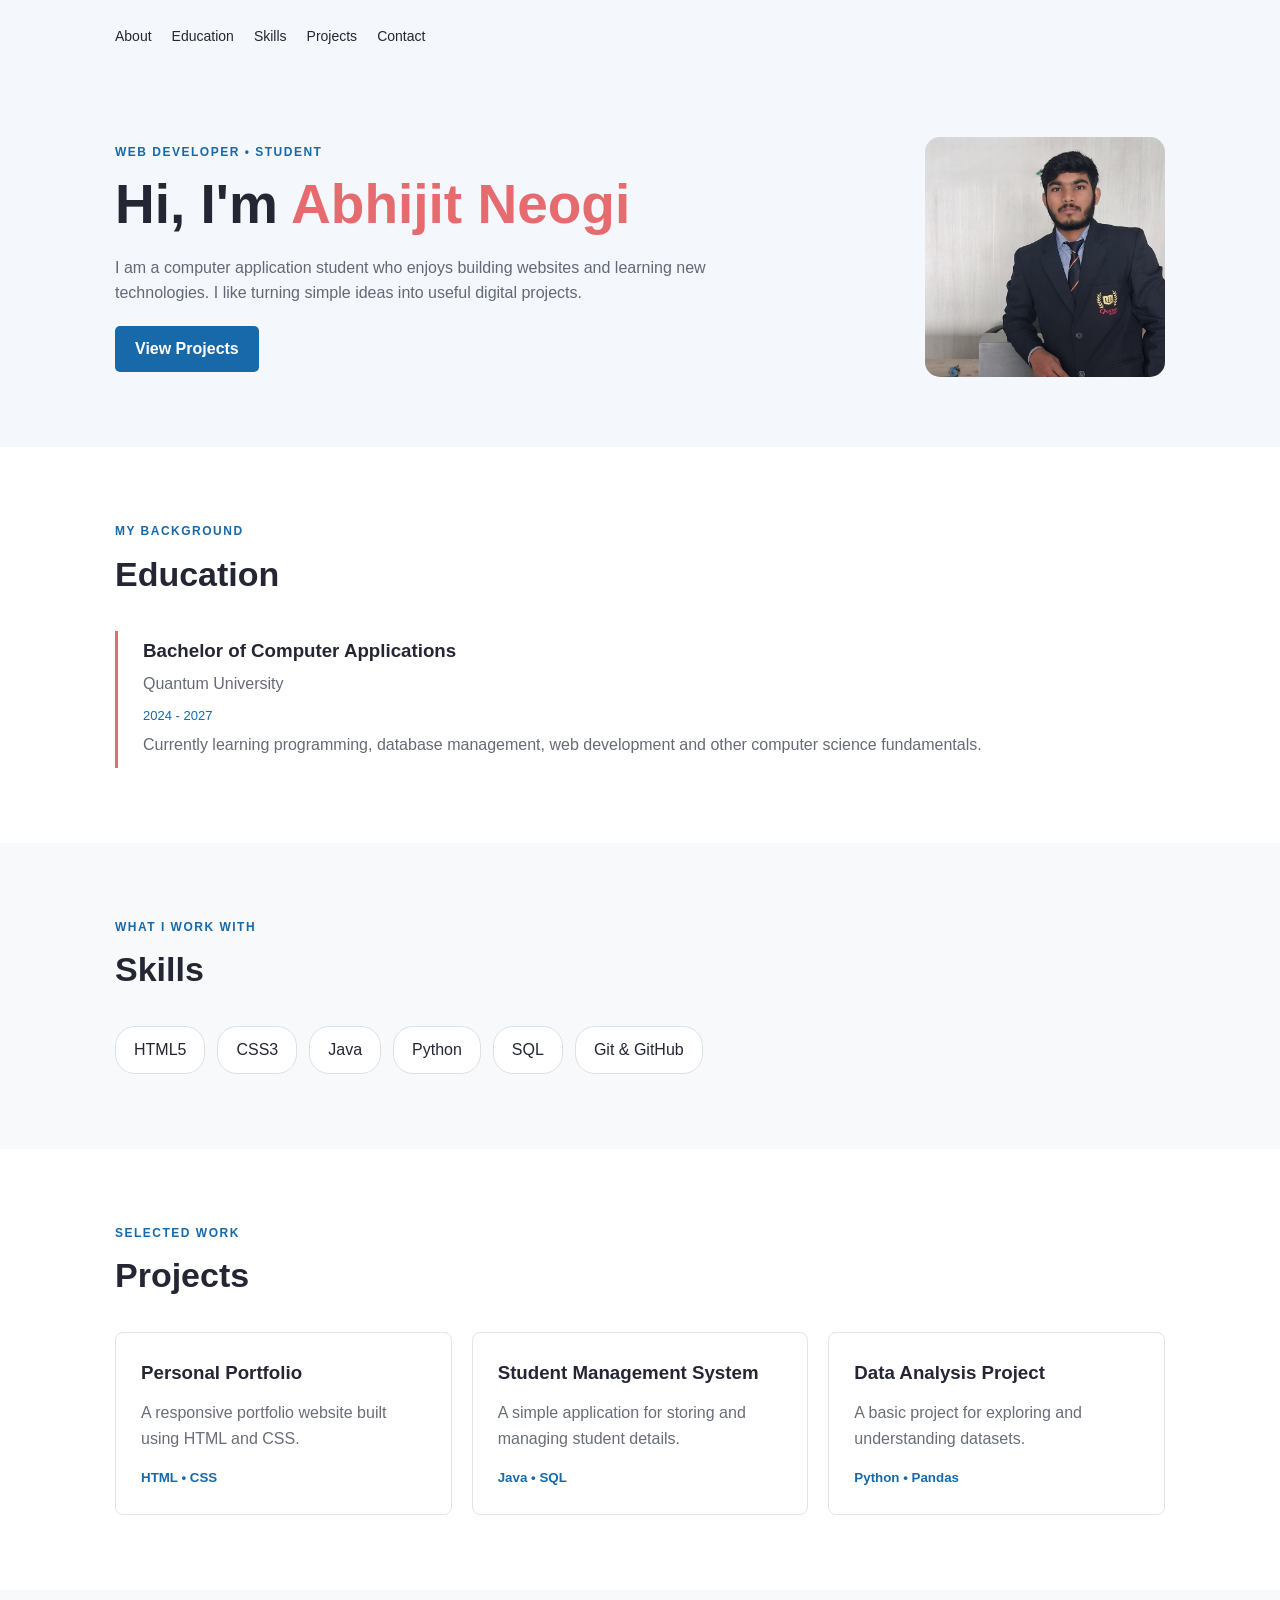
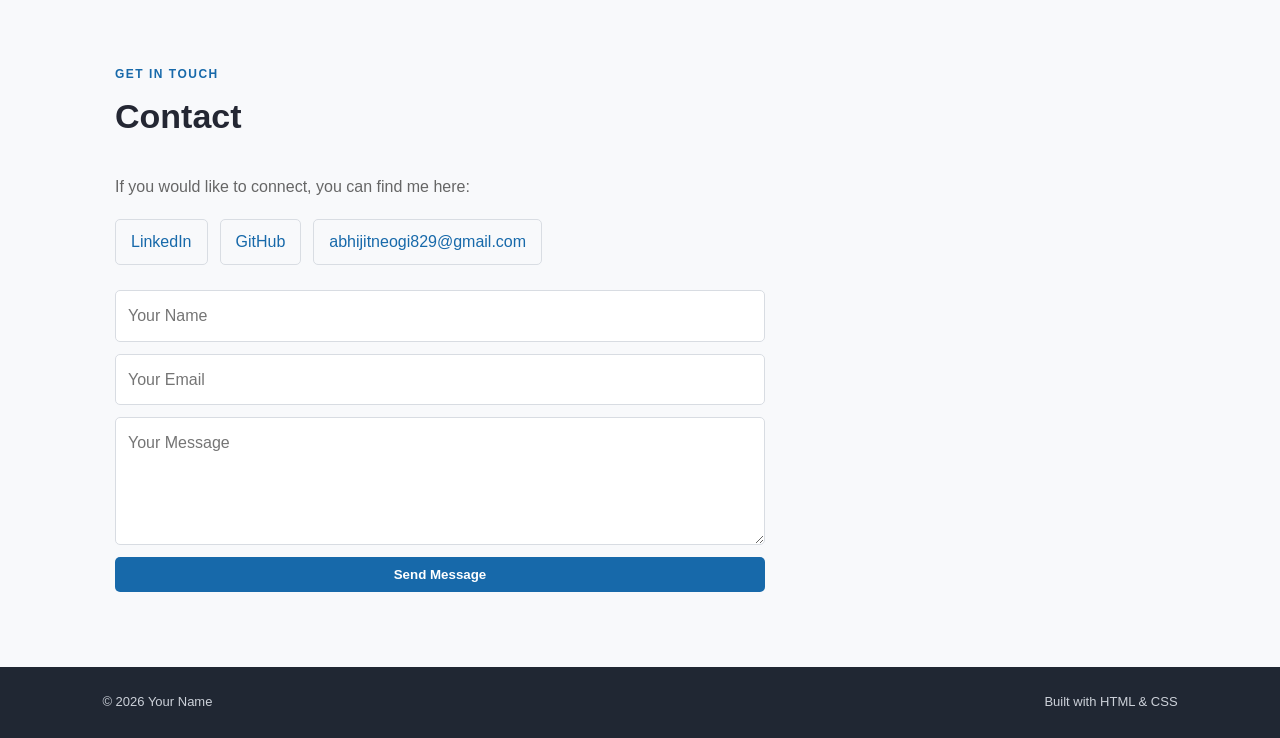
<file: Task1/index.html>
<!DOCTYPE html>
<html lang="en">

<head>
  <meta charset="UTF-8">
  <meta name="viewport" content="width=device-width, initial-scale=1.0">
  <title>Your Name | Portfolio</title>
  <link rel="stylesheet" href="style.css">
</head>

<body>

  <header>
    <nav>
      <div>
        <a href="#about">About</a>
        <a href="#education">Education</a>
        <a href="#skills">Skills</a>
        <a href="#projects">Projects</a>
        <a href="#contact">Contact</a>
      </div>
    </nav>

    <div class="hero" id="about">
      <div>
        <p class="tag">WEB DEVELOPER • STUDENT</p>
        <h1>Hi, I'm <span>Abhijit Neogi</span></h1>
        <p>
          I am a computer application student who enjoys building
          websites and learning new technologies. I like turning
          simple ideas into useful digital projects.
        </p>
        <a href="#projects" class="button">View Projects</a>
      </div>
      <img src="profilephoto.jpg" alt="Your Name">
    </div>
  </header>

  <main>

    <section id="education">
      <p class="tag">MY BACKGROUND</p>
      <h2>Education</h2>

      <div class="education">
        <h3>Bachelor of Computer Applications</h3>
        <p>Quantum University</p>
        <span>2024 - 2027</span>
        <p>
          Currently learning programming, database management,
          web development and other computer science fundamentals.
        </p>
      </div>
    </section>

    <section id="skills" class="light">
      <p class="tag">WHAT I WORK WITH</p>
      <h2>Skills</h2>

      <div class="skills">
        <span>HTML5</span>
        <span>CSS3</span>
        <span>Java</span>
        <span>Python</span>
        <span>SQL</span>
        <span>Git & GitHub</span>
      </div>
    </section>

    <section id="projects">
      <p class="tag">SELECTED WORK</p>
      <h2>Projects</h2>

      <div class="projects">
        <article>
          <h3>Personal Portfolio</h3>
          <p>A responsive portfolio website built using HTML and CSS.</p>
          <small>HTML • CSS</small>
        </article>

        <article>
          <h3>Student Management System</h3>
          <p>A simple application for storing and managing student details.</p>
          <small>Java • SQL</small>
        </article>

        <article>
          <h3>Data Analysis Project</h3>
          <p>A basic project for exploring and understanding datasets.</p>
          <small>Python • Pandas</small>
        </article>
      </div>
    </section>

    <section id="contact" class="contact light">
      <p class="tag">GET IN TOUCH</p>
      <h2>Contact</h2>
      <p>If you would like to connect, you can find me here:</p>

      <div class="social">
        <a href="https://www.linkedin.com/in/abhijit-neogi-709782227/?skipRedirect=true" target="_blank">
          LinkedIn
        </a>
        <a href="https://github.com/Abhijit434" target="_blank">
          GitHub
        </a>
        <a href="abhijitneogi829@gmail.com">
          abhijitneogi829@gmail.com
        </a>
      </div>

      <form>
        <input type="text" placeholder="Your Name">
        <input type="email" placeholder="Your Email">
        <textarea rows="4" placeholder="Your Message"></textarea>
        <button>Send Message</button>
      </form>
    </section>

  </main>

  <footer>
    <p>© 2026 Your Name</p>
    <p>Built with HTML & CSS</p>
  </footer>

</body>

</html>
</file>
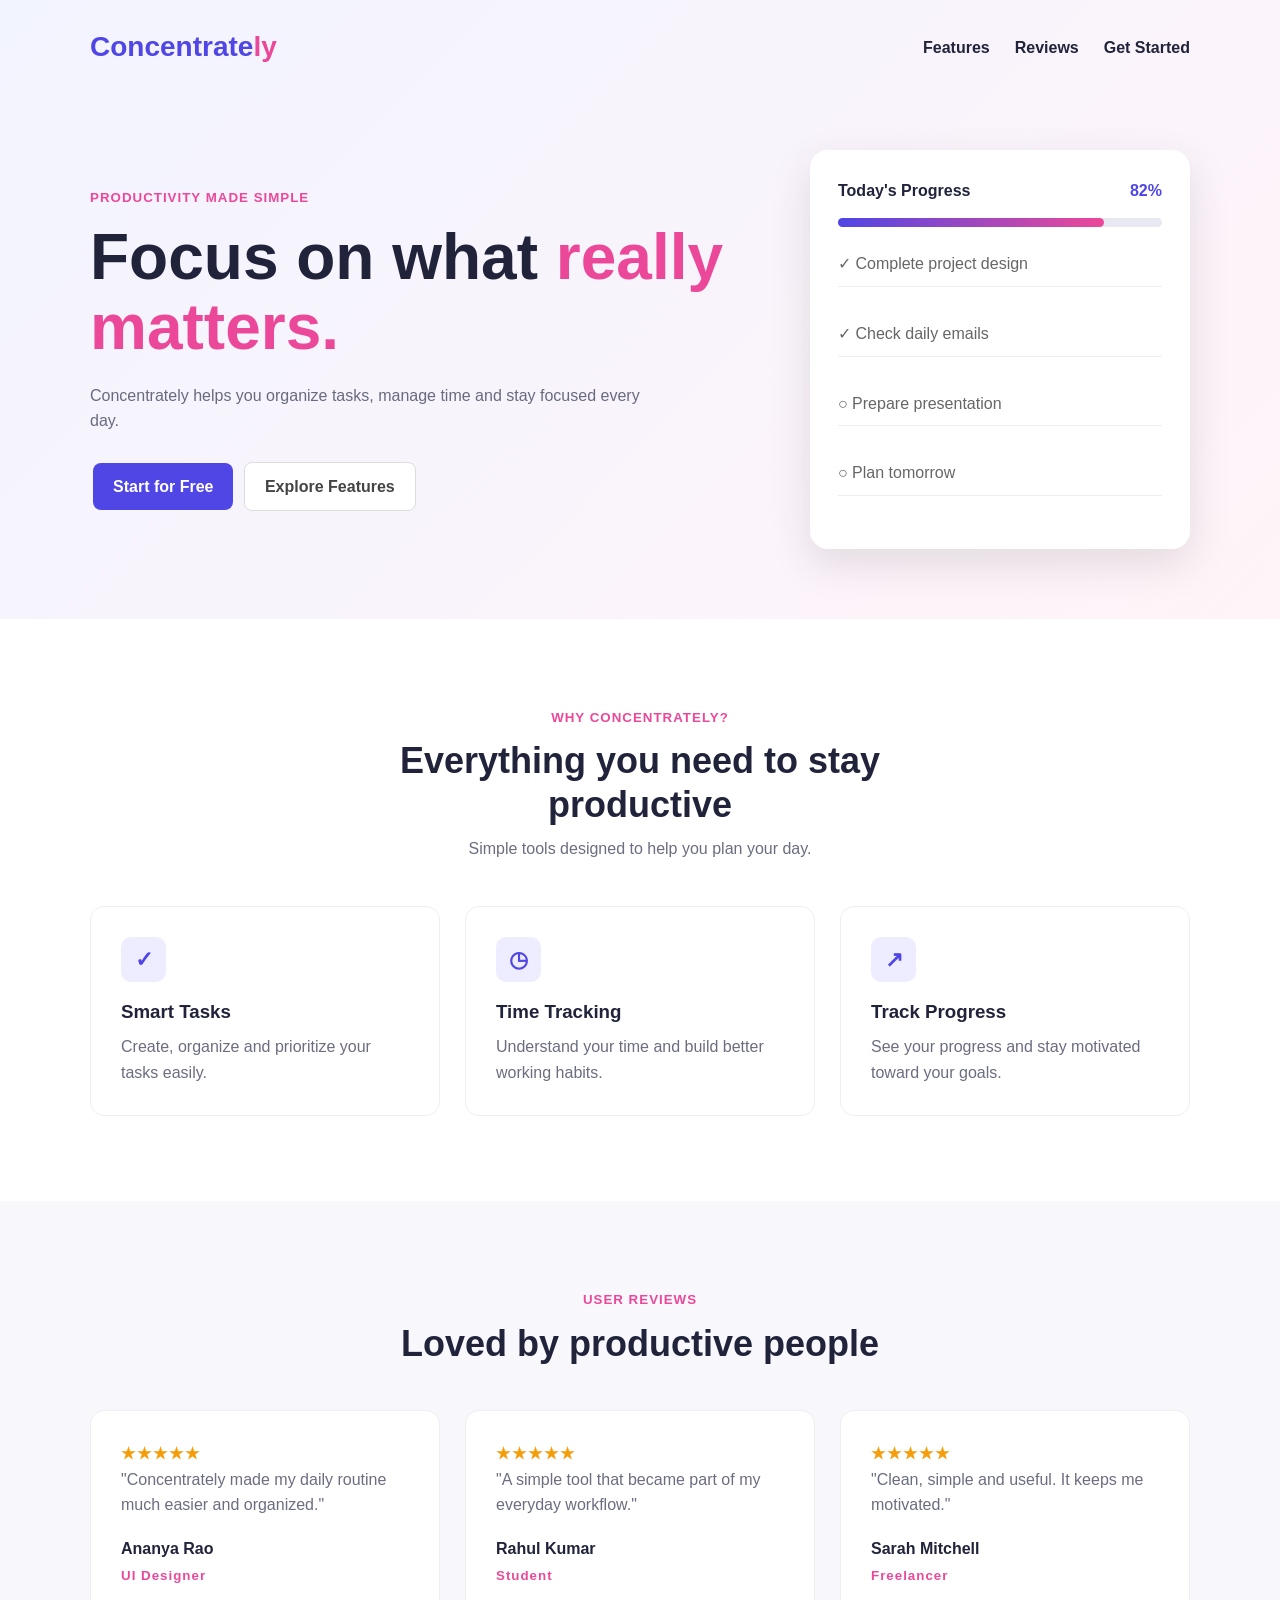
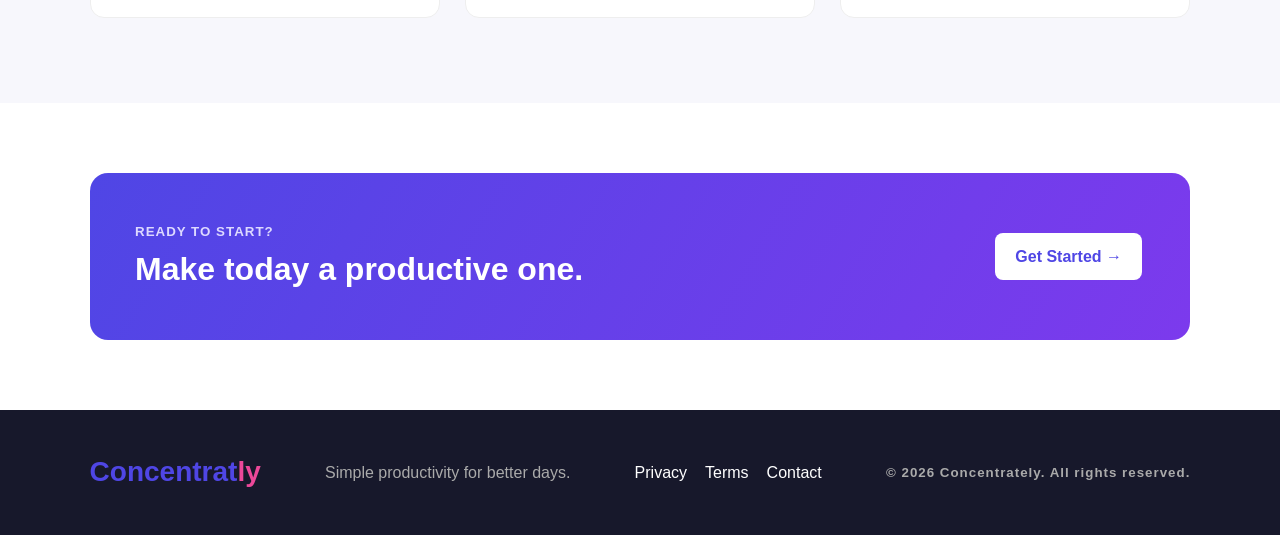
<file: Task2/task.html>
<!DOCTYPE html>
<html lang="en">

<head>
  <meta charset="UTF-8">
  <meta name="viewport" content="width=device-width, initial-scale=1.0">
  <title>Concentrately - Work Smarter</title>
  <link rel="stylesheet" href="task.css">
</head>

<body>

  <header>
    <nav>
      <a href="#" class="logo">Concentrate<span>ly</span></a>
      <div class="links">
        <a href="#features">Features</a>
        <a href="#reviews">Reviews</a>
        <a href="#start">Get Started</a>
      </div>
    </nav>

    <div class="hero">
      <div>
        <small>PRODUCTIVITY MADE SIMPLE</small>
        <h1>Focus on what <span>really matters.</span></h1>
        <p>Concentrately helps you organize tasks, manage time and stay focused every day.</p>
        <a href="#start" class="btn">Start for Free</a>
        <a href="#features" class="btn light">Explore Features</a>
      </div>

      <div class="dashboard">
        <b>Today's Progress <span>82%</span></b>
        <div class="progress"><i></i></div>
        <p>✓ Complete project design</p>
        <p>✓ Check daily emails</p>
        <p>○ Prepare presentation</p>
        <p>○ Plan tomorrow</p>
      </div>
    </div>
  </header>

  <section id="features">
    <div class="title">
      <small>WHY CONCENTRATELY?</small>
      <h2>Everything you need to stay productive</h2>
      <p>Simple tools designed to help you plan your day.</p>
    </div>

    <div class="grid">
      <article>
        <strong>✓</strong>
        <h3>Smart Tasks</h3>
        <p>Create, organize and prioritize your tasks easily.</p>
      </article>

      <article>
        <strong>◷</strong>
        <h3>Time Tracking</h3>
        <p>Understand your time and build better working habits.</p>
      </article>

      <article>
        <strong>↗</strong>
        <h3>Track Progress</h3>
        <p>See your progress and stay motivated toward your goals.</p>
      </article>
    </div>
  </section>

  <section id="reviews" class="reviews">
    <div class="title">
      <small>USER REVIEWS</small>
      <h2>Loved by productive people</h2>
    </div>

    <div class="grid">
      <article>
        <b class="stars">★★★★★</b>
        <p>"Concentrately made my daily routine much easier and organized."</p>
        <h4>Ananya Rao</h4>
        <small>UI Designer</small>
      </article>

      <article>
        <b class="stars">★★★★★</b>
        <p>"A simple tool that became part of my everyday workflow."</p>
        <h4>Rahul Kumar</h4>
        <small>Student</small>
      </article>

      <article>
        <b class="stars">★★★★★</b>
        <p>"Clean, simple and useful. It keeps me motivated."</p>
        <h4>Sarah Mitchell</h4>
        <small>Freelancer</small>
      </article>
    </div>
  </section>

  <section class="cta" id="start">
    <div>
      <small>READY TO START?</small>
      <h2>Make today a productive one.</h2>
    </div>
    <a href="#" class="btn">Get Started →</a>
  </section>

  <footer>
    <a href="#" class="logo">Concentrat<span>ly</span></a>
    <p>Simple productivity for better days.</p>
    <div>
      <a href="#">Privacy</a>
      <a href="#">Terms</a>
      <a href="#">Contact</a>
    </div>
    <small>© 2026 Concentrately. All rights reserved.</small>
  </footer>

</body>

</html>
</file>
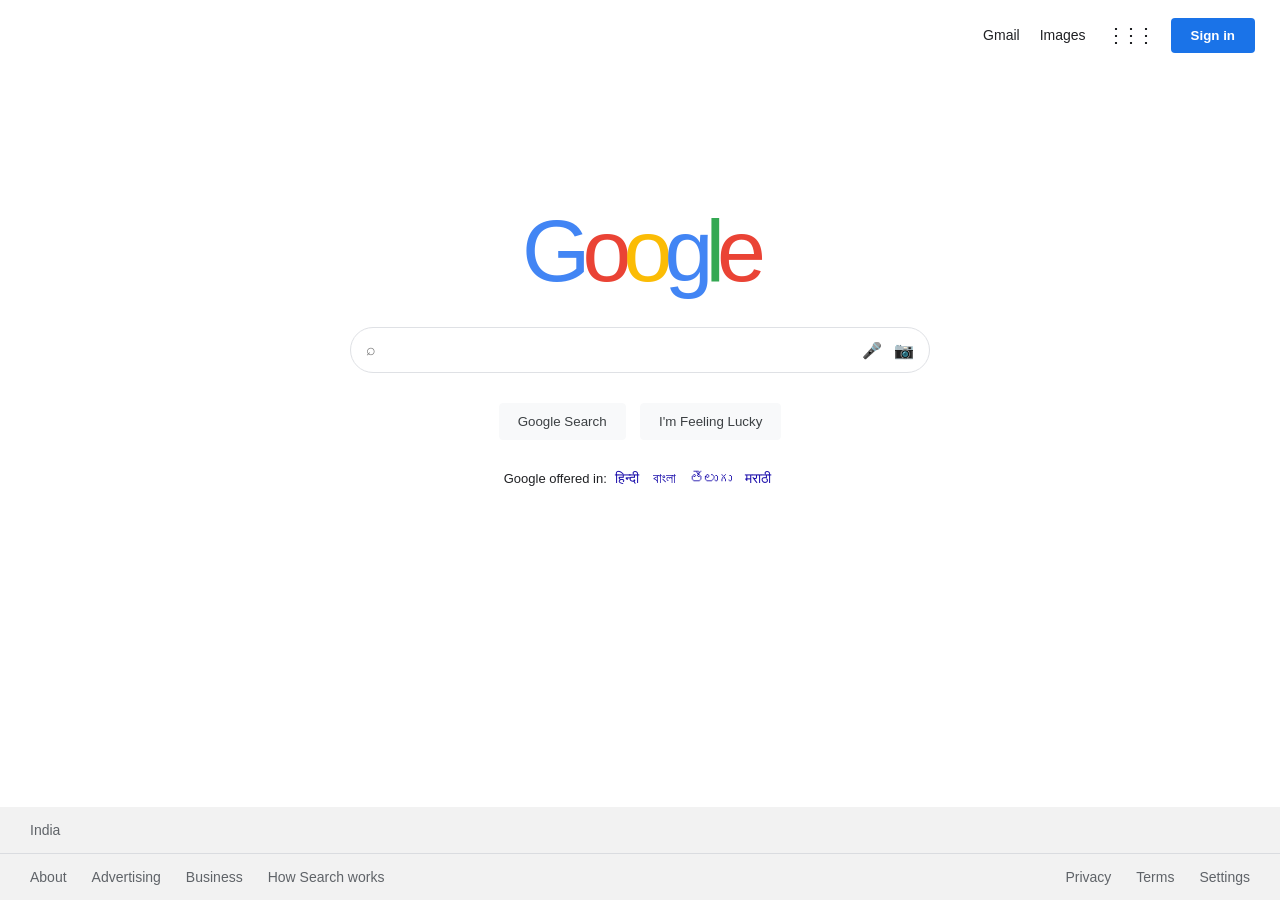
<file: Task3/task.html>
<!DOCTYPE html>
<html lang="en">

<head>
    <meta charset="UTF-8">
    <meta name="viewport" content="width=device-width, initial-scale=1.0">
    <title>Google</title>
    <link rel="stylesheet" href="task.css">
</head>

<body>

    <header>
        <a href="#">Gmail</a>
        <a href="#">Images</a>
        <span class="apps">⋮⋮⋮</span>
        <button>Sign in</button>
    </header>

    <main>
        <div class="logo">
            <span>G</span><span>o</span><span>o</span><span>g</span><span>l</span><span>e</span>
        </div>

        <div class="search">
            <span>⌕</span>
            <input type="text">
            <span>🎤</span>
            <span>📷</span>
        </div>

        <div class="buttons">
            <button>Google Search</button>
            <button>I'm Feeling Lucky</button>
        </div>

        <p>Google offered in: <a href="#">हिन्दी</a> <a href="#">বাংলা</a> <a href="#">తెలుగు</a> <a href="#">मराठी</a>
        </p>
    </main>

    <footer>
        <div>India</div>
        <section>
            <a href="#">About</a>
            <a href="#">Advertising</a>
            <a href="#">Business</a>
            <a href="#">How Search works</a>
        </section>
        <section>
            <a href="#">Privacy</a>
            <a href="#">Terms</a>
            <a href="#">Settings</a>
        </section>
    </footer>

</body>

</html>
</file>
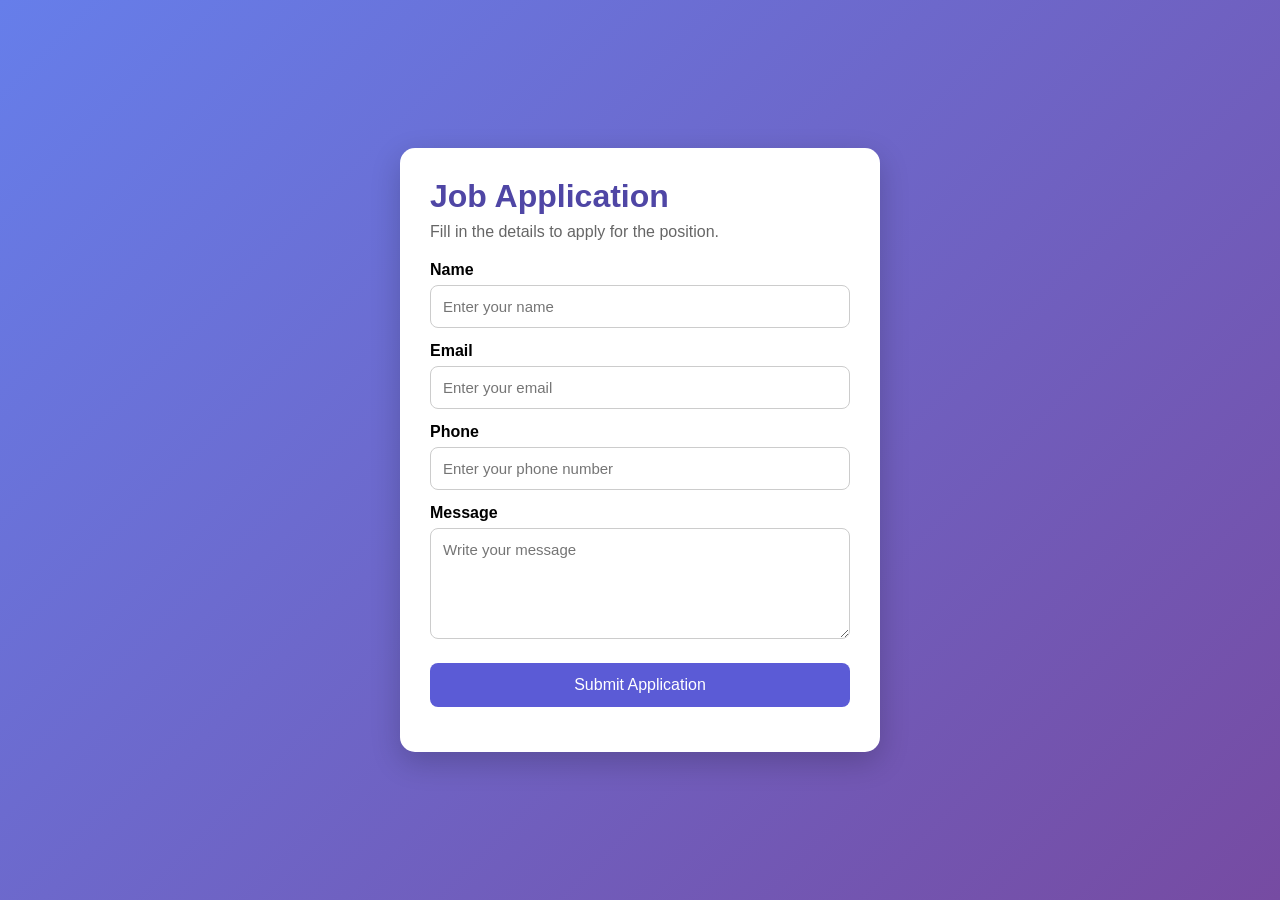
<file: Task4/task.html>
<!DOCTYPE html>
<html lang="en">

<head>
  <meta charset="UTF-8">
  <meta name="viewport" content="width=device-width, initial-scale=1.0">
  <title>Job Application Form</title>
  <link rel="stylesheet" href="task.css">
</head>

<body>

  <div class="form-container">
    <h1>Job Application</h1>
    <p>Fill in the details to apply for the position.</p>

    <form id="jobForm">
      <label for="name">Name</label>
      <input type="text" id="name" placeholder="Enter your name">

      <label for="email">Email</label>
      <input type="text" id="email" placeholder="Enter your email">

      <label for="phone">Phone</label>
      <input type="text" id="phone" placeholder="Enter your phone number">

      <label for="message">Message</label>
      <textarea id="message" rows="5" placeholder="Write your message"></textarea>

      <button type="submit">Submit Application</button>

      <p id="result"></p>
    </form>
  </div>

  <script src="task.js"></script>
</body>

</html>
</file>
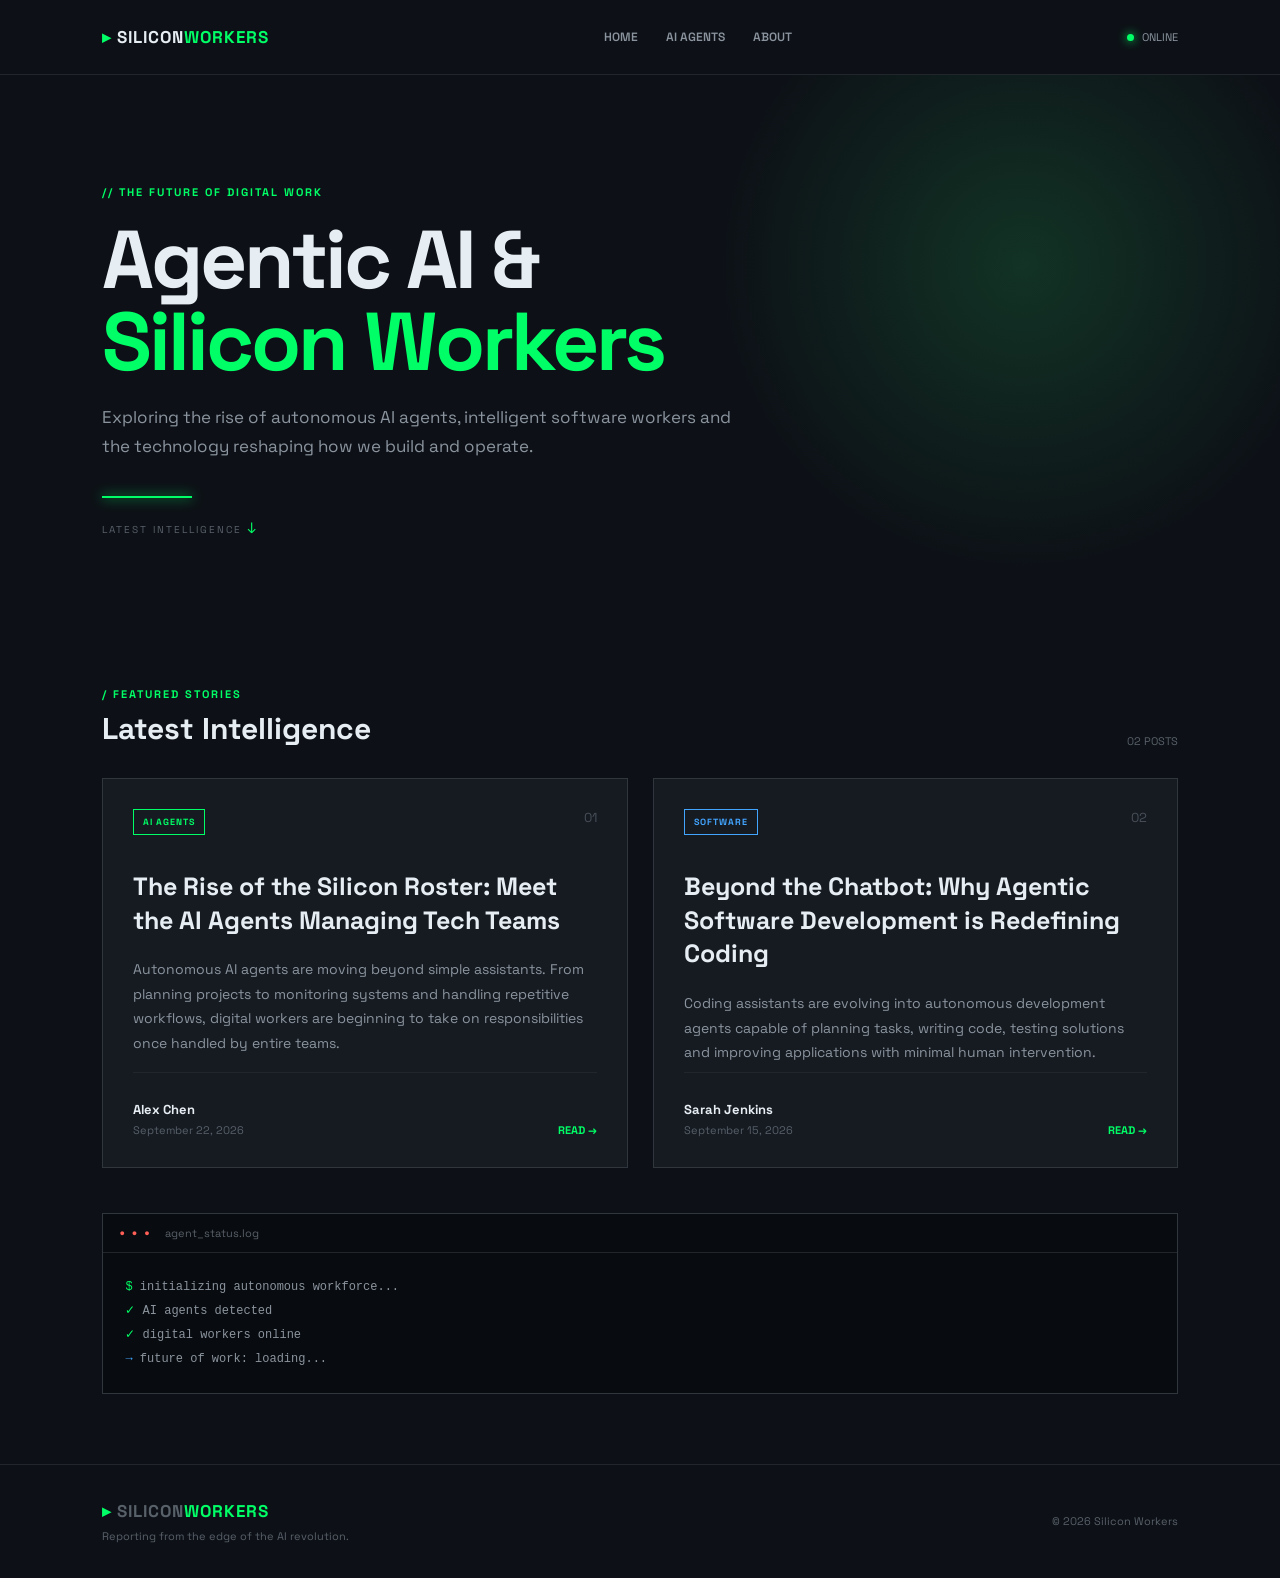
<file: Task5/task.html>
<!DOCTYPE html>
<html lang="en">

<head>
  <meta charset="UTF-8">
  <meta name="viewport" content="width=device-width, initial-scale=1.0">

  <title>Silicon Workers | Agentic AI</title>

  <link rel="stylesheet" href="task.css">
  <link href="https://fonts.googleapis.com/css2?family=Space+Grotesk:wght@400;500;600;700&display=swap"
    rel="stylesheet">
</head>

<body>

  <header class="navbar">
    <div class="logo">
      <span>▸</span> SILICON<span class="green">WORKERS</span>
    </div>

    <nav>
      <a href="#">HOME</a>
      <a href="#">AI AGENTS</a>
      <a href="#">ABOUT</a>
    </nav>

    <div class="status">
      <span></span> ONLINE
    </div>
  </header>


  <section class="hero">
    <p class="eyebrow">// THE FUTURE OF DIGITAL WORK</p>

    <h1>
      Agentic AI &
      <span>Silicon Workers</span>
    </h1>

    <p class="hero-text">
      Exploring the rise of autonomous AI agents, intelligent software
      workers and the technology reshaping how we build and operate.
    </p>

    <div class="hero-line"></div>

    <p class="scroll">LATEST INTELLIGENCE <span>↓</span></p>
  </section>


  <main class="container">

    <div class="section-heading">
      <div>
        <p class="label">/ FEATURED STORIES</p>
        <h2>Latest Intelligence</h2>
      </div>

      <span class="count">02 POSTS</span>
    </div>


    <section class="posts">

      <article class="post">

        <div class="post-header">
          <span class="category">AI AGENTS</span>
          <span class="number">01</span>
        </div>

        <h3>
          The Rise of the Silicon Roster: Meet the AI Agents
          Managing Tech Teams
        </h3>

        <p class="summary">
          Autonomous AI agents are moving beyond simple assistants.
          From planning projects to monitoring systems and handling
          repetitive workflows, digital workers are beginning to
          take on responsibilities once handled by entire teams.
        </p>

        <div class="post-footer">
          <div>
            <strong>Alex Chen</strong>
            <p>September 22, 2026</p>
          </div>

          <a href="#">READ →</a>
        </div>

      </article>


      <article class="post">

        <div class="post-header">
          <span class="category blue">SOFTWARE</span>
          <span class="number">02</span>
        </div>

        <h3>
          Beyond the Chatbot: Why Agentic Software Development
          is Redefining Coding
        </h3>

        <p class="summary">
          Coding assistants are evolving into autonomous development
          agents capable of planning tasks, writing code, testing
          solutions and improving applications with minimal human
          intervention.
        </p>

        <div class="post-footer">
          <div>
            <strong>Sarah Jenkins</strong>
            <p>September 15, 2026</p>
          </div>

          <a href="#">READ →</a>
        </div>

      </article>

    </section>


    <section class="terminal">
      <div class="terminal-top">
        <span>●</span>
        <span>●</span>
        <span>●</span>
        <p>agent_status.log</p>
      </div>

      <div class="terminal-content">
        <p><span>$</span> initializing autonomous workforce...</p>
        <p><span class="green-text">✓</span> AI agents detected</p>
        <p><span class="green-text">✓</span> digital workers online</p>
        <p><span class="blue-text">→</span> future of work: loading...</p>
      </div>
    </section>

  </main>


  <footer>
    <div>
      <div class="logo">
        <span>▸</span> SILICON<span class="green">WORKERS</span>
      </div>

      <p>Reporting from the edge of the AI revolution.</p>
    </div>

    <p>© 2026 Silicon Workers</p>
  </footer>

</body>

</html>
</file>
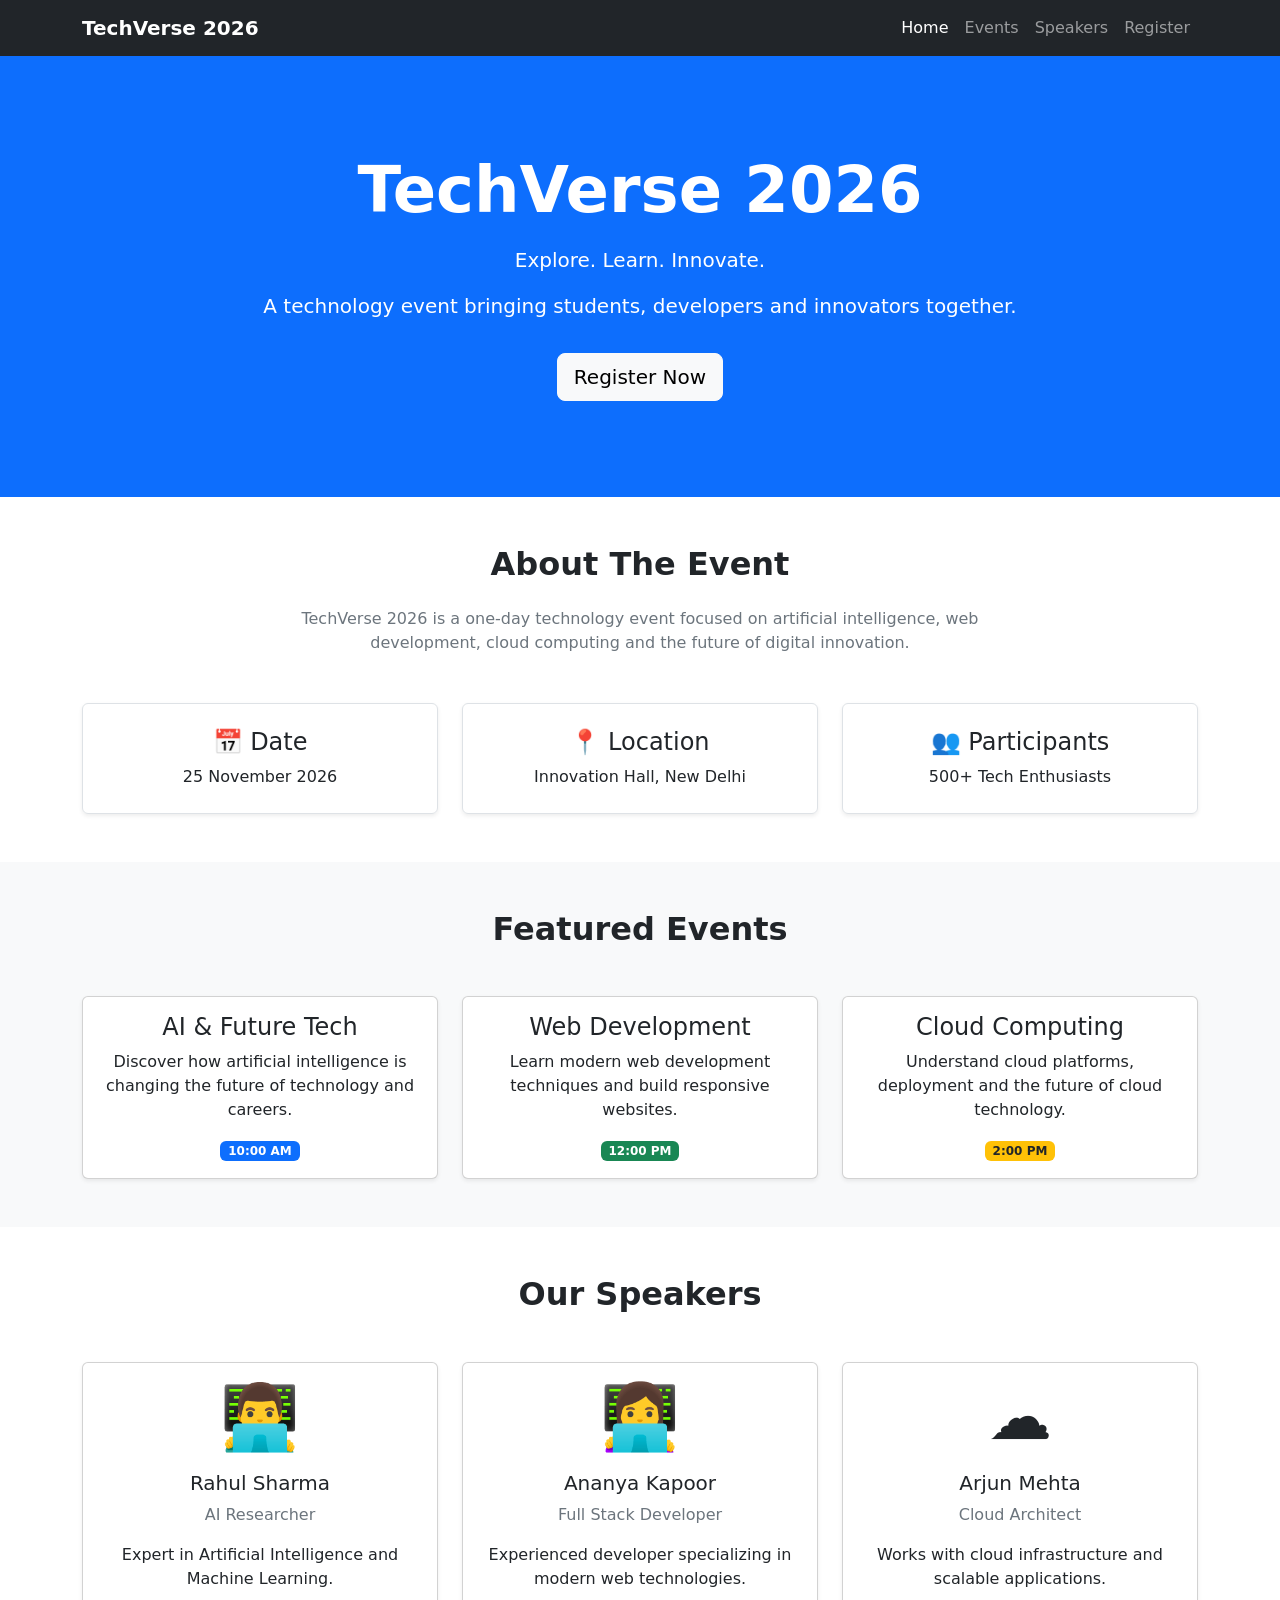
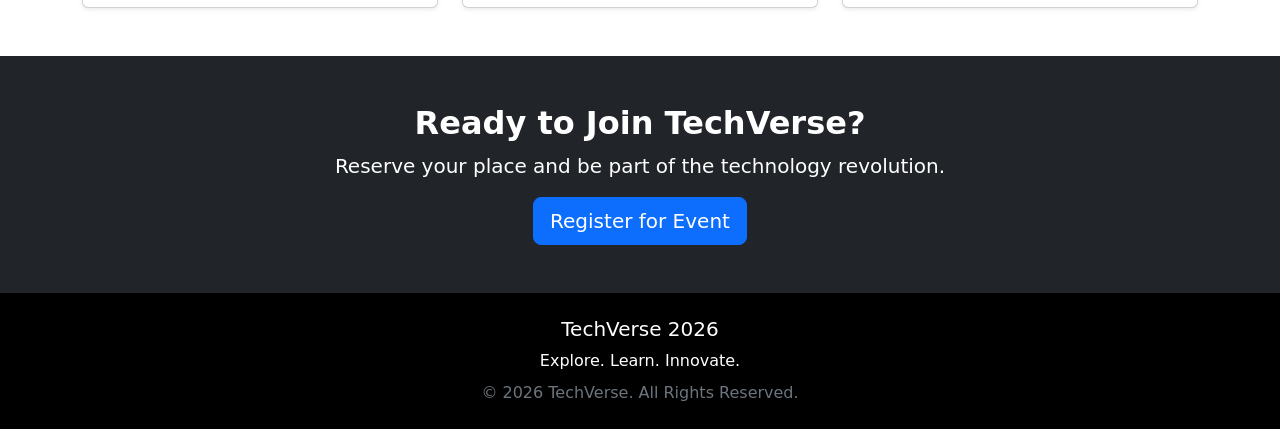
<file: Task7/task.html>
<!DOCTYPE html>
<html lang="en">

<head>
  <meta charset="UTF-8">
  <meta name="viewport" content="width=device-width, initial-scale=1.0">
  <title>TechVerse 2026</title>

  <link href="https://cdn.jsdelivr.net/npm/bootstrap@5.3.3/dist/css/bootstrap.min.css" rel="stylesheet">
</head>

<body>

  <nav class="navbar navbar-expand-lg navbar-dark bg-dark sticky-top">
    <div class="container">
      <a class="navbar-brand fw-bold" href="#">TechVerse 2026</a>

      <button class="navbar-toggler" type="button" data-bs-toggle="collapse" data-bs-target="#navbarNav">
        <span class="navbar-toggler-icon"></span>
      </button>

      <div class="collapse navbar-collapse" id="navbarNav">
        <ul class="navbar-nav ms-auto">
          <li class="nav-item">
            <a class="nav-link active" href="#home">Home</a>
          </li>
          <li class="nav-item">
            <a class="nav-link" href="#events">Events</a>
          </li>
          <li class="nav-item">
            <a class="nav-link" href="#speakers">Speakers</a>
          </li>
          <li class="nav-item">
            <a class="nav-link" href="#register">Register</a>
          </li>
        </ul>
      </div>
    </div>
  </nav>


  <section id="home" class="bg-primary text-white text-center py-5">
    <div class="container py-5">
      <h1 class="display-3 fw-bold">TechVerse 2026</h1>

      <p class="lead mt-3">
        Explore. Learn. Innovate.
      </p>

      <p class="fs-5">
        A technology event bringing students, developers and innovators together.
      </p>

      <a href="#register" class="btn btn-light btn-lg mt-3">
        Register Now
      </a>
    </div>
  </section>


  <section class="py-5">
    <div class="container text-center">
      <h2 class="fw-bold mb-4">About The Event</h2>

      <p class="text-secondary mx-auto" style="max-width: 750px;">
        TechVerse 2026 is a one-day technology event focused on
        artificial intelligence, web development, cloud computing
        and the future of digital innovation.
      </p>

      <div class="row mt-4 g-4">
        <div class="col-md-4">
          <div class="p-4 border rounded shadow-sm">
            <h4>📅 Date</h4>
            <p class="mb-0">25 November 2026</p>
          </div>
        </div>

        <div class="col-md-4">
          <div class="p-4 border rounded shadow-sm">
            <h4>📍 Location</h4>
            <p class="mb-0">Innovation Hall, New Delhi</p>
          </div>
        </div>

        <div class="col-md-4">
          <div class="p-4 border rounded shadow-sm">
            <h4>👥 Participants</h4>
            <p class="mb-0">500+ Tech Enthusiasts</p>
          </div>
        </div>
      </div>
    </div>
  </section>


  <section id="events" class="bg-light py-5">
    <div class="container">
      <h2 class="text-center fw-bold mb-5">Featured Events</h2>

      <div class="row g-4">

        <div class="col-md-4">
          <div class="card h-100 shadow-sm">
            <div class="card-body text-center">
              <h4 class="card-title">AI & Future Tech</h4>
              <p class="card-text">
                Discover how artificial intelligence is
                changing the future of technology and careers.
              </p>
              <span class="badge bg-primary">10:00 AM</span>
            </div>
          </div>
        </div>

        <div class="col-md-4">
          <div class="card h-100 shadow-sm">
            <div class="card-body text-center">
              <h4 class="card-title">Web Development</h4>
              <p class="card-text">
                Learn modern web development techniques
                and build responsive websites.
              </p>
              <span class="badge bg-success">12:00 PM</span>
            </div>
          </div>
        </div>

        <div class="col-md-4">
          <div class="card h-100 shadow-sm">
            <div class="card-body text-center">
              <h4 class="card-title">Cloud Computing</h4>
              <p class="card-text">
                Understand cloud platforms, deployment
                and the future of cloud technology.
              </p>
              <span class="badge bg-warning text-dark">2:00 PM</span>
            </div>
          </div>
        </div>

      </div>
    </div>
  </section>


  <section id="speakers" class="py-5">
    <div class="container">
      <h2 class="text-center fw-bold mb-5">Our Speakers</h2>

      <div class="row g-4">

        <div class="col-md-4">
          <div class="card text-center h-100 shadow-sm">
            <div class="card-body">
              <div class="display-3">👨‍💻</div>
              <h5 class="card-title mt-3">Rahul Sharma</h5>
              <p class="text-secondary">
                AI Researcher
              </p>
              <p class="card-text">
                Expert in Artificial Intelligence and Machine Learning.
              </p>
            </div>
          </div>
        </div>

        <div class="col-md-4">
          <div class="card text-center h-100 shadow-sm">
            <div class="card-body">
              <div class="display-3">👩‍💻</div>
              <h5 class="card-title mt-3">Ananya Kapoor</h5>
              <p class="text-secondary">
                Full Stack Developer
              </p>
              <p class="card-text">
                Experienced developer specializing in modern web technologies.
              </p>
            </div>
          </div>
        </div>

        <div class="col-md-4">
          <div class="card text-center h-100 shadow-sm">
            <div class="card-body">
              <div class="display-3">☁️</div>
              <h5 class="card-title mt-3">Arjun Mehta</h5>
              <p class="text-secondary">
                Cloud Architect
              </p>
              <p class="card-text">
                Works with cloud infrastructure and scalable applications.
              </p>
            </div>
          </div>
        </div>

      </div>
    </div>
  </section>


  
  <section id="register" class="bg-dark text-white text-center py-5">
    <div class="container">
      <h2 class="fw-bold">Ready to Join TechVerse?</h2>

      <p class="lead">
        Reserve your place and be part of the technology revolution.
      </p>

      <button class="btn btn-primary btn-lg">
        Register for Event
      </button>
    </div>
  </section>


  <footer class="bg-black text-white text-center py-4">
    <div class="container">
      <h5 class="mb-2">TechVerse 2026</h5>

      <p class="mb-2">
        Explore. Learn. Innovate.
      </p>

      <p class="text-secondary mb-0">
        © 2026 TechVerse. All Rights Reserved.
      </p>
    </div>
  </footer>


  <script src="https://cdn.jsdelivr.net/npm/bootstrap@5.3.3/dist/js/bootstrap.bundle.min.js"></script>

</body>

</html>
</file>
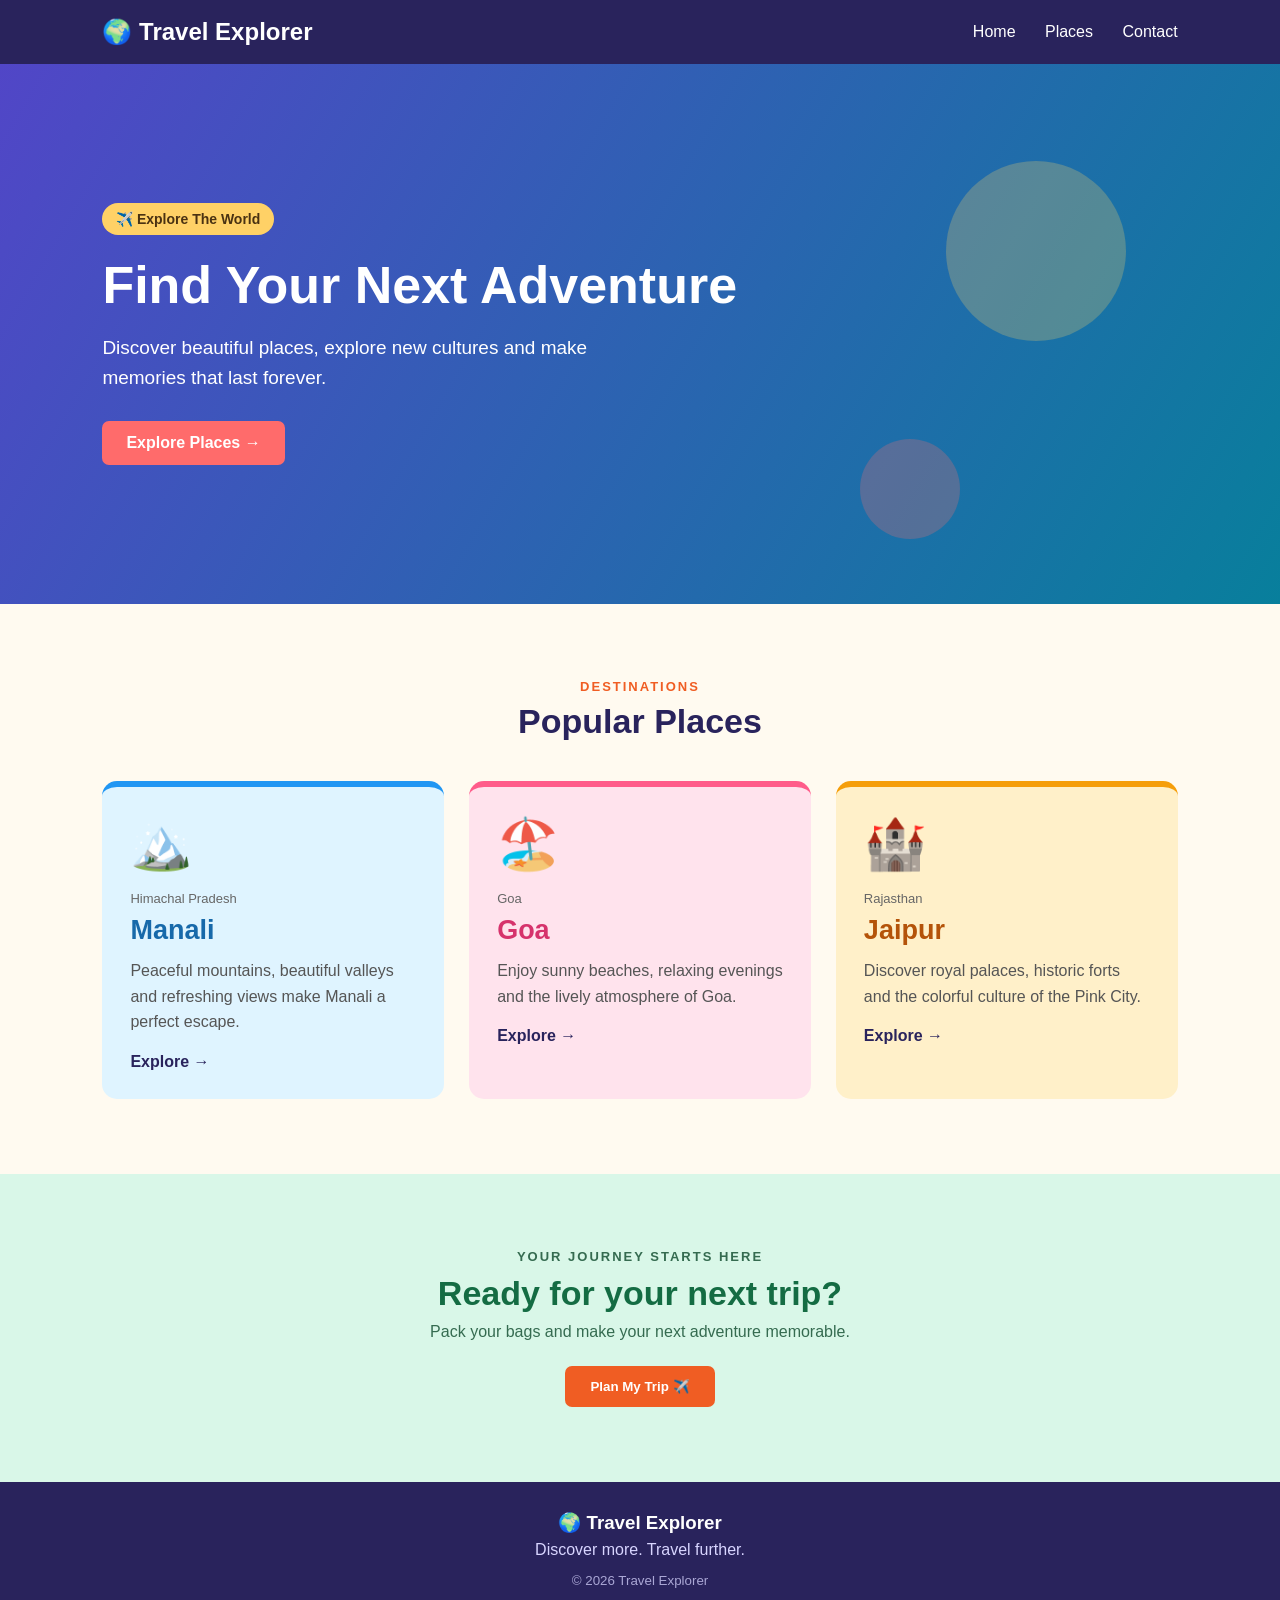
<file: Task8/task.html>
<!DOCTYPE html>
<html lang="en">

<head>
  <meta charset="UTF-8">
  <meta name="viewport" content="width=device-width, initial-scale=1.0">
  <title>Travel Explorer</title>
  <link rel="stylesheet" href="task.css">
</head>

<body>

  <nav>
    <h2>🌍 Travel Explorer</h2>

    <div class="nav-links">
      <a href="#home">Home</a>
      <a href="#places">Places</a>
      <a href="#contact">Contact</a>
    </div>
  </nav>

  <section class="hero" id="home">
    <div class="hero-content">
      <span class="tag">✈️ Explore The World</span>
      <h1>Find Your Next Adventure</h1>
      <p>
        Discover beautiful places, explore new cultures and
        make memories that last forever.
      </p>
      <a href="#places" class="hero-btn">Explore Places →</a>
    </div>

    <div class="floating-circle circle-one"></div>
    <div class="floating-circle circle-two"></div>
  </section>

  <section class="places" id="places">
    <p class="section-title">DESTINATIONS</p>
    <h2>Popular Places</h2>

    <div class="cards">

      <div class="card manali">
        <div class="place-icon">🏔️</div>
        <span>Himachal Pradesh</span>
        <h3>Manali</h3>
        <p>
          Peaceful mountains, beautiful valleys and
          refreshing views make Manali a perfect escape.
        </p>
        <a href="#">Explore →</a>
      </div>

      <div class="card goa">
        <div class="place-icon">🏖️</div>
        <span>Goa</span>
        <h3>Goa</h3>
        <p>
          Enjoy sunny beaches, relaxing evenings and
          the lively atmosphere of Goa.
        </p>
        <a href="#">Explore →</a>
      </div>

      <div class="card jaipur">
        <div class="place-icon">🏰</div>
        <span>Rajasthan</span>
        <h3>Jaipur</h3>
        <p>
          Discover royal palaces, historic forts and
          the colorful culture of the Pink City.
        </p>
        <a href="#">Explore →</a>
      </div>

    </div>
  </section>

  <section class="contact" id="contact">
    <div>
      <p class="section-title">YOUR JOURNEY STARTS HERE</p>
      <h2>Ready for your next trip?</h2>
      <p>Pack your bags and make your next adventure memorable.</p>
      <button>Plan My Trip ✈️</button>
    </div>
  </section>

  <footer>
    <h3>🌍 Travel Explorer</h3>
    <p>Discover more. Travel further.</p>
    <small>© 2026 Travel Explorer</small>
  </footer>

</body>

</html>
</file>
<file: Task1/style.css>
* {
  margin: 0;
  padding: 0;
  box-sizing: border-box;
}
html {
  scroll-behavior: smooth;
}
body {
  font-family: Arial, sans-serif;
  color: #242733;
  line-height: 1.6;
}
a {
  text-decoration: none;
  color: inherit;
}

header {
  background: #f4f7fb;
  padding: 25px 8% 70px;
}
nav {
  max-width: 1050px;
  margin: auto;
  display: flex;
  justify-content: space-between;
  align-items: center;
}
nav div {
  display: flex;
  gap: 20px;
}
nav div a {
  font-size: 14px;
}
.logo {
  font-size: 24px;
  font-weight: bold;
  color: #1769aa;
}
.logo span,
.hero h1 span {
  color: #e56b6f;
}

.hero {
  max-width: 1050px;
  margin: 90px auto 0;
  display: flex;
  align-items: center;
  justify-content: space-between;
  gap: 60px;
}
.hero > div {
  max-width: 620px;
}
.tag {
  color: #1769aa;
  font-size: 12px;
  font-weight: bold;
  letter-spacing: 1.5px;
}
h1 {
  font-size: 55px;
  line-height: 1.1;
  margin: 12px 0;
}
.hero p:not(.tag) {
  color: #626875;
  margin: 20px 0;
}
.hero img {
  width: 240px;
  height: 240px;
  object-fit: cover;
  border-radius: 15px;
}
.button,
button {
  display: inline-block;
  padding: 10px 20px;
  border: 0;
  border-radius: 5px;
  background: #1769aa;
  color: white;
  font-weight: bold;
}

section {
  max-width: 1050px;
  margin: auto;
  padding: 75px 0;
}
section h2 {
  font-size: 34px;
  margin: 5px 0 30px;
}
.light {
  max-width: none;
  padding-left: calc((100% - 1050px) / 2);
  padding-right: calc((100% - 1050px) / 2);
  background: #f8f9fb;
}

.education {
  border-left: 3px solid #e56b6f;
  padding: 5px 25px;
}
.education p {
  color: #656a75;
  margin: 5px 0;
}
.education span {
  font-size: 13px;
  color: #1769aa;
}

.skills {
  display: flex;
  flex-wrap: wrap;
  gap: 12px;
}
.skills span {
  padding: 10px 18px;
  border: 1px solid #dce1e8;
  border-radius: 20px;
  background: white;
}

.projects {
  display: grid;
  grid-template-columns: repeat(3, 1fr);
  gap: 20px;
}
article {
  padding: 25px;
  border: 1px solid #e1e4e8;
  border-radius: 8px;
}
article p {
  color: #686d77;
  margin: 12px 0;
}
article small {
  color: #1769aa;
  font-weight: bold;
}

.contact > p:not(.tag) {
  color: #666;
  margin-bottom: 20px;
}
.social {
  display: flex;
  gap: 12px;
  flex-wrap: wrap;
  margin-bottom: 25px;
}
.social a {
  padding: 9px 15px;
  border: 1px solid #d9dde3;
  border-radius: 5px;
  color: #1769aa;
}

form {
  max-width: 650px;
  display: grid;
  gap: 12px;
}
input,
textarea {
  width: 100%;
  padding: 12px;
  border: 1px solid #d8dce2;
  border-radius: 5px;
  font: inherit;
}
textarea {
  resize: vertical;
}

footer {
  padding: 25px 8%;
  background: #202733;
  color: #ccd1d9;
  display: flex;
  justify-content: space-between;
  font-size: 13px;
}

@media (max-width: 700px) {
  nav {
    flex-direction: column;
    gap: 15px;
  }
  nav div {
    flex-wrap: wrap;
    justify-content: center;
  }
  .hero {
    margin-top: 55px;
    flex-direction: column-reverse;
    text-align: center;
  }
  .hero img {
    width: 190px;
    height: 190px;
  }
  section {
    padding: 60px 7%;
  }
  .light {
    padding-left: 7%;
    padding-right: 7%;
  }
  .projects {
    grid-template-columns: 1fr;
  }
  footer {
    flex-direction: column;
    text-align: center;
    gap: 8px;
  }
}
</file>
<file: Task2/task.css>
* {
  margin: 0;
  padding: 0;
  box-sizing: border-box;
}
html {
  scroll-behavior: smooth;
}
body {
  font-family: Arial, sans-serif;
  color: #20233a;
  line-height: 1.6;
}
a {
  text-decoration: none;
  color: inherit;
}

header {
  padding: 25px 7% 70px;
  background: linear-gradient(135deg, #f2f4ff, #fff4f8);
}
nav,
.hero,
.grid,
footer,
.cta {
  max-width: 1100px;
  margin: auto;
}
nav,
.hero,
.cta,
footer {
  display: flex;
  align-items: center;
  justify-content: space-between;
}
.logo {
  font-size: 28px;
  font-weight: bold;
  color: #4f46e5;
}
.logo span,
h1 span {
  color: #ec4899;
}
.links {
  display: flex;
  gap: 25px;
}
.links a {
  font-weight: bold;
}

.hero {
  margin-top: 80px;
  gap: 60px;
}
.hero > div:first-child {
  flex: 1;
}
small {
  color: #ec4899;
  font-weight: bold;
  letter-spacing: 1px;
}
h1 {
  font-size: clamp(42px, 5vw, 65px);
  line-height: 1.1;
  margin: 12px 0 20px;
}
.hero p {
  max-width: 550px;
  color: #686a7d;
  margin-bottom: 25px;
}

.btn {
  display: inline-block;
  padding: 11px 20px;
  background: #4f46e5;
  color: white;
  border-radius: 8px;
  font-weight: bold;
  margin: 3px;
}
.light {
  background: white;
  color: #444;
  border: 1px solid #ddd;
}

.dashboard {
  width: 380px;
  padding: 28px;
  background: white;
  border-radius: 18px;
  box-shadow: 0 15px 40px #3332;
}
.dashboard b span {
  float: right;
  color: #4f46e5;
}
.progress {
  height: 9px;
  background: #e8e8f2;
  border-radius: 10px;
  margin: 15px 0;
}
.progress i {
  display: block;
  width: 82%;
  height: 100%;
  background: linear-gradient(90deg, #4f46e5, #ec4899);
  border-radius: 10px;
}
.dashboard p {
  padding: 9px 0;
  border-bottom: 1px solid #eee;
  color: #666;
}

section {
  padding: 85px 7%;
}
.title {
  text-align: center;
  max-width: 650px;
  margin: 0 auto 45px;
}
.title h2 {
  font-size: 36px;
  line-height: 1.2;
  margin: 10px;
}
.title p,
article p {
  color: #6b6d80;
}

.grid {
  display: grid;
  grid-template-columns: repeat(3, 1fr);
  gap: 25px;
}
article {
  padding: 30px;
  background: white;
  border: 1px solid #eee;
  border-radius: 14px;
}
article > strong {
  display: grid;
  place-items: center;
  width: 45px;
  height: 45px;
  background: #eeedff;
  color: #4f46e5;
  border-radius: 10px;
  font-size: 22px;
}
article h3 {
  margin: 15px 0 7px;
}
.reviews {
  background: #f7f7fc;
}
.stars {
  color: #f59e0b;
  letter-spacing: 2px;
}
article h4 {
  margin-top: 18px;
}

.cta {
  margin: 70px auto;
  padding: 45px;
  border-radius: 18px;
  background: linear-gradient(120deg, #4f46e5, #7c3aed);
  color: white;
}
.cta small {
  color: #ddd9ff;
}
.cta h2 {
  font-size: 32px;
}
.cta .btn {
  background: white;
  color: #4f46e5;
}

footer {
  max-width: none;
  padding: 40px 7%;
  background: #17182b;
  color: white;
  gap: 20px;
  flex-wrap: wrap;
}
footer p,
footer small {
  color: #aaa;
}
footer div {
  display: flex;
  gap: 18px;
}

@media (max-width: 800px) {
  .hero {
    flex-direction: column;
    text-align: center;
  }
  .hero p {
    margin: 0 auto 20px;
  }
  .dashboard {
    width: 100%;
  }
  .grid {
    grid-template-columns: 1fr 1fr;
  }
  .cta {
    margin: 50px 5%;
    gap: 20px;
  }
}

@media (max-width: 550px) {
  .links a:not(:last-child) {
    display: none;
  }
  .hero {
    margin-top: 55px;
  }
  .grid {
    grid-template-columns: 1fr;
  }
  .title h2 {
    font-size: 30px;
  }
  .cta {
    flex-direction: column;
    align-items: flex-start;
  }
  footer {
    flex-direction: column;
    text-align: center;
  }
}
</file>
<file: Task3/task.css>
*{
    box-sizing:border-box;
    margin:0;
    padding:0;
}

body{
    font-family:Arial,sans-serif;
    color:#202124;
    min-height:100vh;
}

a{
    text-decoration:none;
    color:inherit;
    font-size:14px;
}

header{
    height:70px;
    display:flex;
    justify-content:flex-end;
    align-items:center;
    gap:20px;
    padding:0 25px;
}

.apps{
    font-size:20px;
    letter-spacing:-5px;
}

header button{
    border:0;
    background:#1a73e8;
    color:white;
    padding:10px 20px;
    border-radius:4px;
    font-weight:bold;
}

main{
    text-align:center;
    margin-top:130px;
}

.logo{
    font-size:88px;
    font-weight:500;
    letter-spacing:-8px;
    margin-bottom:25px;
}

.logo span:nth-child(1),
.logo span:nth-child(4){color:#4285f4}

.logo span:nth-child(2),
.logo span:nth-child(6){color:#ea4335}

.logo span:nth-child(3){color:#fbbc05}

.logo span:nth-child(5){color:#34a853}

.search{
    width:580px;
    max-width:90%;
    height:46px;
    margin:auto;
    border:1px solid #dfe1e5;
    border-radius:24px;
    display:flex;
    align-items:center;
    gap:12px;
    padding:0 15px;
}

.search span{
    color:#777;
}

.search input{
    flex:1;
    border:0;
    outline:0;
    font-size:16px;
}

.buttons{
    margin:30px 0;
}

.buttons button{
    border:1px solid #f8f9fa;
    background:#f8f9fa;
    padding:10px 18px;
    margin:0 5px;
    color:#3c4043;
    border-radius:4px;
}

main p{
    font-size:13px;
}

main p a{
    color:#1a0dab;
    margin:0 5px;
}

footer{
    position:fixed;
    bottom:0;
    width:100%;
    background:#f2f2f2;
    color:#5f6368;
    font-size:14px;
}

footer>div{
    padding:15px 30px;
    border-bottom:1px solid #dadce0;
}

footer section{
    display:inline-flex;
    gap:25px;
    padding:15px 30px;
}

footer section:last-child{
    float:right;
}

@media(max-width:650px){
    main{
        margin-top:100px;
    }

    .logo{
        font-size:65px;
    }

    footer section{
        gap:12px;
        flex-wrap:wrap;
    }

    footer section:last-child{
        float:none;
    }
}
</file>
<file: Task4/task.css>
* {
  margin: 0;
  padding: 0;
  box-sizing: border-box;
  font-family: Arial, sans-serif;
}

body {
  min-height: 100vh;
  display: flex;
  justify-content: center;
  align-items: center;
  background: linear-gradient(135deg, #667eea, #764ba2);
  padding: 20px;
}

.form-container {
  width: 100%;
  max-width: 480px;
  background: white;
  padding: 30px;
  border-radius: 15px;
  box-shadow: 0 10px 30px rgba(0, 0, 0, 0.2);
}

h1 {
  color: #4f46a5;
  margin-bottom: 8px;
}

.form-container > p {
  color: #666;
  margin-bottom: 20px;
}

label {
  display: block;
  margin: 14px 0 6px;
  font-weight: bold;
}

input,
textarea {
  width: 100%;
  padding: 12px;
  border: 1px solid #ccc;
  border-radius: 8px;
  font-size: 15px;
  outline: none;
}

input:focus,
textarea:focus {
  border-color: #667eea;
}

button {
  width: 100%;
  margin-top: 20px;
  padding: 13px;
  border: none;
  border-radius: 8px;
  background: #5b5bd6;
  color: white;
  font-size: 16px;
  cursor: pointer;
}

button:hover {
  background: #4545b8;
}

#result {
  margin-top: 15px;
  text-align: center;
  font-weight: bold;
}

.error {
  color: #d93025;
}

.success {
  color: #16803c;
}
</file>
<file: Task5/task.css>
* {
  margin: 0;
  padding: 0;
  box-sizing: border-box;
}

body {
  font-family: "Space Grotesk", sans-serif;
  background: #0d1117;
  color: #e6edf3;
}

.navbar {
  height: 75px;
  padding: 0 8%;
  display: flex;
  align-items: center;
  justify-content: space-between;
  border-bottom: 1px solid #21262d;
  background: #0d1117;
}

.logo {
  font-size: 17px;
  font-weight: 700;
  letter-spacing: 1px;
}

.logo span:first-child {
  color: #00ff66;
}

.green {
  color: #00ff66;
}

nav {
  display: flex;
  gap: 28px;
}

nav a {
  color: #8b949e;
  text-decoration: none;
  font-size: 12px;
  font-weight: 600;
}

nav a:hover {
  color: #00ff66;
}

.status {
  color: #8b949e;
  font-size: 11px;
}

.status span {
  display: inline-block;
  width: 7px;
  height: 7px;
  margin-right: 5px;
  border-radius: 50%;
  background: #00ff66;
  box-shadow: 0 0 10px #00ff66;
}

.hero {
  min-height: 500px;
  padding: 110px 8% 80px;
  background:
    radial-gradient(circle at 80% 35%, #123325 0, transparent 28%), #0d1117;
}

.eyebrow,
.label {
  color: #00ff66;
  font-size: 11px;
  font-weight: 700;
  letter-spacing: 2px;
}

.hero h1 {
  max-width: 850px;
  margin: 20px 0;
  font-size: clamp(45px, 7vw, 82px);
  line-height: 1;
  letter-spacing: -3px;
}

.hero h1 span {
  display: block;
  color: #00ff66;
}

.hero-text {
  max-width: 650px;
  color: #8b949e;
  font-size: 17px;
  line-height: 1.7;
}

.hero-line {
  width: 90px;
  height: 2px;
  margin: 35px 0 20px;
  background: #00ff66;
  box-shadow: 0 0 12px #00ff66;
}

.scroll {
  color: #586069;
  font-size: 10px;
  letter-spacing: 2px;
}

.scroll span {
  color: #00ff66;
  font-size: 15px;
}

.container {
  width: 84%;
  max-width: 1100px;
  margin: 70px auto;
}

.section-heading {
  display: flex;
  justify-content: space-between;
  align-items: end;
  margin-bottom: 30px;
}

.section-heading h2 {
  margin-top: 8px;
  font-size: 30px;
}

.count {
  color: #586069;
  font-size: 11px;
}

.posts {
  display: grid;
  grid-template-columns: repeat(2, 1fr);
  gap: 25px;
}

.post {
  min-height: 390px;
  padding: 30px;
  display: flex;
  flex-direction: column;
  background: #161b22;
  border: 1px solid #30363d;
  transition: 0.3s ease;
}

.post:hover {
  border-color: #00ff66;
  box-shadow: 0 0 25px rgba(0, 255, 102, 0.09);
  transform: translateY(-5px);
}

.post-header {
  display: flex;
  justify-content: space-between;
  margin-bottom: 35px;
}

.category {
  padding: 6px 9px;
  color: #00ff66;
  border: 1px solid #00ff66;
  font-size: 9px;
  font-weight: 700;
  letter-spacing: 1px;
}

.category.blue {
  color: #42a5ff;
  border-color: #42a5ff;
}

.number {
  color: #484f58;
  font-size: 13px;
}

.post h3 {
  max-width: 500px;
  font-size: 25px;
  line-height: 1.35;
  transition: 0.3s ease;
}

.post:hover h3 {
  transform: translateX(5px);
}

.summary {
  margin-top: 20px;
  color: #8b949e;
  font-size: 14px;
  line-height: 1.75;
}

.post-footer {
  margin-top: auto;
  padding-top: 25px;
  display: flex;
  justify-content: space-between;
  align-items: end;
  border-top: 1px solid #21262d;
}

.post-footer strong {
  font-size: 13px;
}

.post-footer p {
  margin-top: 4px;
  color: #586069;
  font-size: 11px;
}

.post-footer a {
  color: #00ff66;
  text-decoration: none;
  font-size: 11px;
  font-weight: 700;
}

.post-footer a:hover {
  text-shadow: 0 0 8px #00ff66;
}

.terminal {
  margin-top: 45px;
  border: 1px solid #30363d;
  background: #080b0f;
}

.terminal-top {
  display: flex;
  align-items: center;
  gap: 7px;
  padding: 12px 16px;
  border-bottom: 1px solid #21262d;
}

.terminal-top span {
  color: #ff5f56;
  font-size: 9px;
}

.terminal-top p {
  margin-left: 8px;
  color: #586069;
  font-size: 11px;
}

.terminal-content {
  padding: 22px;
  color: #8b949e;
  font-family: "JetBrains Mono", monospace;
  font-size: 12px;
  line-height: 2;
}

.terminal-content span {
  color: #00ff66;
}

.blue-text {
  color: #42a5ff !important;
}

footer {
  padding: 35px 8%;
  display: flex;
  justify-content: space-between;
  align-items: center;
  border-top: 1px solid #21262d;
  color: #586069;
}

footer p {
  margin-top: 7px;
  font-size: 11px;
}

footer > p {
  margin: 0;
}

@media (max-width: 750px) {
  nav {
    display: none;
  }

  .status {
    display: none;
  }

  .hero {
    padding: 80px 7%;
  }

  .hero h1 {
    font-size: 48px;
  }

  .container {
    width: 90%;
  }

  .posts {
    grid-template-columns: 1fr;
  }

  .section-heading {
    align-items: start;
    gap: 10px;
    flex-direction: column;
  }

  footer {
    align-items: start;
    gap: 25px;
    flex-direction: column;
  }
}
</file>
<file: Task8/task.css>
* {
  margin: 0;
  padding: 0;
  box-sizing: border-box;
}

html {
  scroll-behavior: smooth;
}

body {
  font-family: Arial, sans-serif;
  background: #fffaf0;
  color: #263238;
}

nav {
  background: #29235c;
  padding: 18px 8%;
  display: flex;
  justify-content: space-between;
  align-items: center;
  position: sticky;
  top: 0;
  z-index: 10;
}

nav h2 {
  color: white;
}

.nav-links a {
  color: white;
  text-decoration: none;
  margin-left: 25px;
  transition:
    color 0.3s,
    transform 0.3s;
  display: inline-block;
}

.nav-links a:hover {
  color: #ffd166;
  transform: translateY(-3px);
}

.hero {
  min-height: 540px;
  padding: 100px 8%;
  display: flex;
  align-items: center;
  position: relative;
  overflow: hidden;
  color: white;
  background: linear-gradient(120deg, #5146c7, #087f9c, #16a085);
  background-size: 200% 200%;
  animation: gradientMove 8s ease infinite;
}

.hero-content {
  max-width: 650px;
  position: relative;
  z-index: 2;
  animation: heroIn 1s ease;
}

.tag {
  display: inline-block;
  background: #ffd166;
  color: #4a3212;
  padding: 8px 14px;
  border-radius: 20px;
  font-size: 14px;
  font-weight: bold;
  margin-bottom: 20px;
  animation: tagPop 1s ease 0.3s both;
}

.hero h1 {
  font-size: 52px;
  margin-bottom: 18px;
}

.hero p {
  font-size: 19px;
  line-height: 1.6;
  max-width: 570px;
}

.hero-btn {
  display: inline-block;
  margin-top: 28px;
  padding: 13px 24px;
  background: #ff6b6b;
  color: white;
  text-decoration: none;
  border-radius: 7px;
  font-weight: bold;
  transition: 0.3s;
}

.hero-btn:hover {
  background: #ff4757;
  transform: translateY(-5px) scale(1.03);
  box-shadow: 0 8px 20px #253b80;
}

.floating-circle {
  position: absolute;
  border-radius: 50%;
  opacity: 0.25;
  animation: float 5s ease-in-out infinite;
}

.circle-one {
  width: 180px;
  height: 180px;
  background: #ffd166;
  right: 12%;
  top: 18%;
}

.circle-two {
  width: 100px;
  height: 100px;
  background: #ff6b6b;
  right: 25%;
  bottom: 12%;
  animation-delay: 1s;
}

.places {
  padding: 75px 8%;
  text-align: center;
}

.section-title {
  color: #f05d23;
  font-size: 13px;
  font-weight: bold;
  letter-spacing: 2px;
  margin-bottom: 8px;
}

.places h2 {
  color: #29235c;
  font-size: 34px;
  margin-bottom: 40px;
}

.cards {
  display: grid;
  grid-template-columns: repeat(3, 1fr);
  gap: 25px;
  max-width: 1100px;
  margin: auto;
}

.card {
  text-align: left;
  padding: 28px;
  border-radius: 15px;
  transition:
    transform 0.4s,
    box-shadow 0.4s;
  animation: cardIn 0.8s ease both;
}

.card:hover {
  transform: translateY(-12px) rotate(1deg);
  box-shadow: 0 15px 30px #c8c8c8;
}

.manali {
  background: #dff4ff;
  border-top: 6px solid #2196f3;
}

.goa {
  background: #ffe3ed;
  border-top: 6px solid #ff5c8a;
  animation-delay: 0.2s;
}

.jaipur {
  background: #fff0c9;
  border-top: 6px solid #f59e0b;
  animation-delay: 0.4s;
}

.place-icon {
  font-size: 50px;
  transition: transform 0.4s;
}

.card:hover .place-icon {
  transform: scale(1.2) rotate(-8deg);
}

.card span {
  display: inline-block;
  margin-top: 18px;
  color: #666;
  font-size: 13px;
}

.card h3 {
  font-size: 27px;
  margin: 8px 0 12px;
}

.manali h3 {
  color: #1769aa;
}

.goa h3 {
  color: #d6336c;
}

.jaipur h3 {
  color: #b45309;
}

.card p {
  color: #555;
  line-height: 1.6;
}

.card a {
  display: inline-block;
  margin-top: 18px;
  color: #29235c;
  text-decoration: none;
  font-weight: bold;
  transition: 0.3s;
}

.card a:hover {
  transform: translateX(7px);
  color: #f05d23;
}

.contact {
  padding: 75px 20px;
  text-align: center;
  background: #d9f7e8;
}

.contact h2 {
  color: #146c43;
  font-size: 34px;
  margin: 10px 0;
}

.contact p {
  color: #356b50;
}

.contact button {
  margin-top: 25px;
  padding: 13px 25px;
  border: none;
  border-radius: 7px;
  background: #f05d23;
  color: white;
  font-weight: bold;
  cursor: pointer;
  transition: 0.3s;
}

.contact button:hover {
  background: #d9480f;
  transform: scale(1.08);
  box-shadow: 0 7px 15px #a9cdb8;
}

footer {
  padding: 30px;
  text-align: center;
  background: #29235c;
  color: white;
}

footer p {
  margin: 7px 0 12px;
  color: #d8d5ff;
}

footer small {
  color: #aaa7d5;
}

@keyframes heroIn {
  from {
    opacity: 0;
    transform: translateX(-40px);
  }

  to {
    opacity: 1;
    transform: translateX(0);
  }
}

@keyframes tagPop {
  from {
    opacity: 0;
    transform: scale(0.7);
  }

  to {
    opacity: 1;
    transform: scale(1);
  }
}

@keyframes cardIn {
  from {
    opacity: 0;
    transform: translateY(40px);
  }

  to {
    opacity: 1;
    transform: translateY(0);
  }
}

@keyframes float {
  0%,
  100% {
    transform: translateY(0);
  }

  50% {
    transform: translateY(-25px);
  }
}

@keyframes gradientMove {
  0% {
    background-position: 0% 50%;
  }

  50% {
    background-position: 100% 50%;
  }

  100% {
    background-position: 0% 50%;
  }
}

@media (max-width: 700px) {
  nav {
    flex-direction: column;
    gap: 12px;
  }

  .nav-links a {
    margin: 0 8px;
  }

  .hero {
    padding: 80px 8%;
  }

  .hero h1 {
    font-size: 38px;
  }

  .cards {
    grid-template-columns: 1fr;
  }

  .floating-circle {
    display: none;
  }
}
</file>
